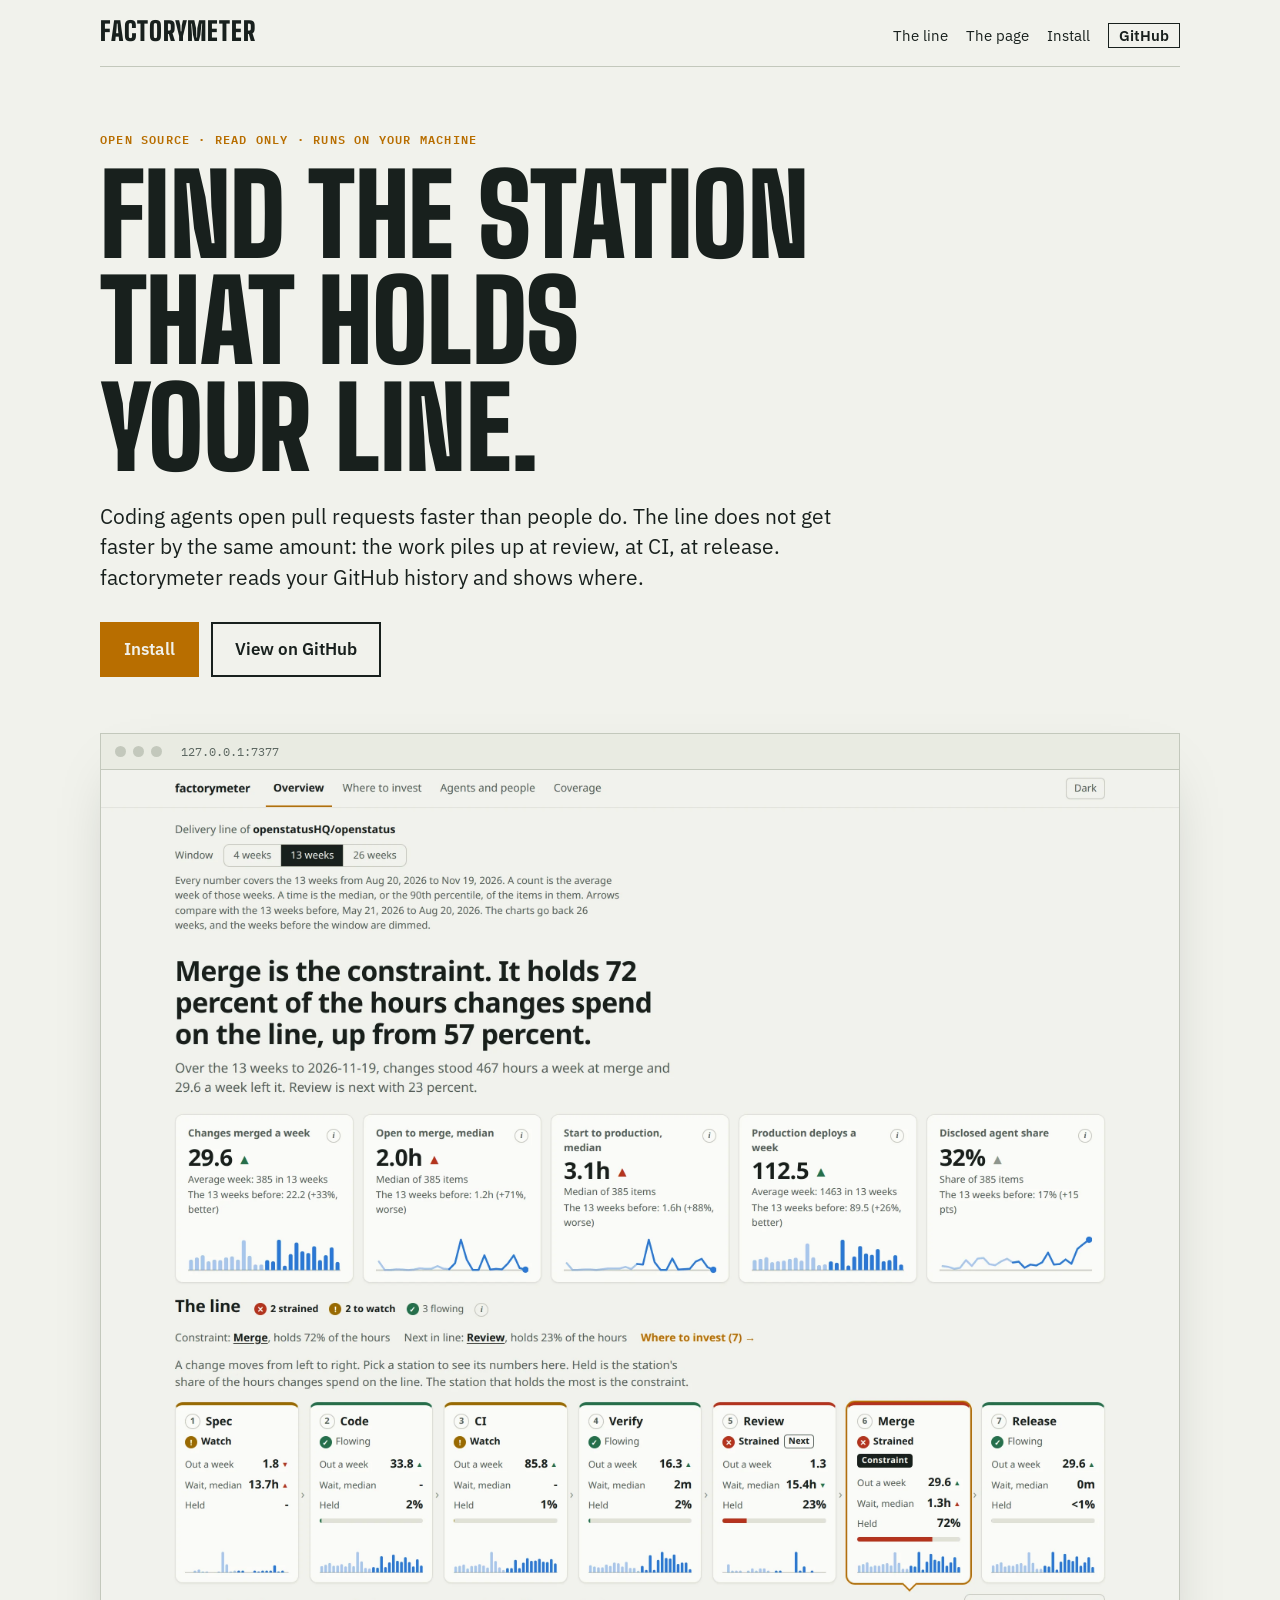
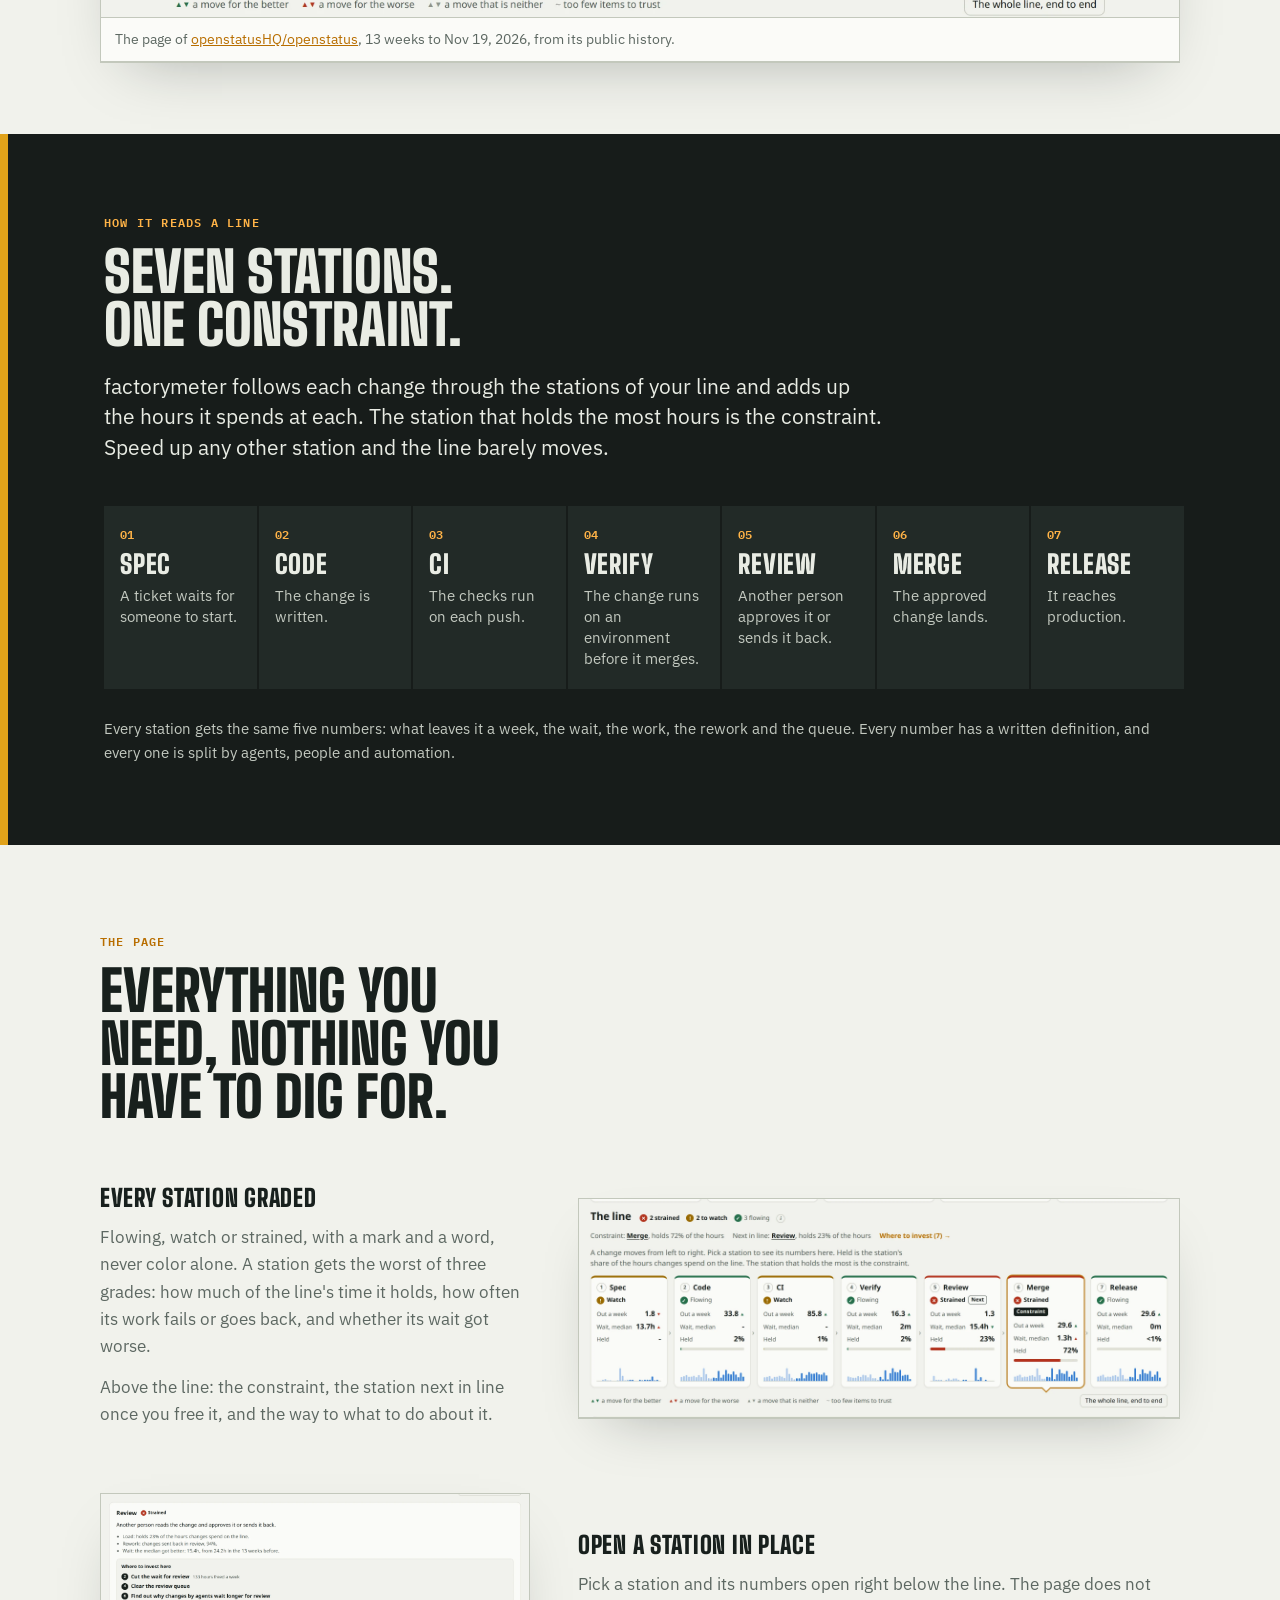
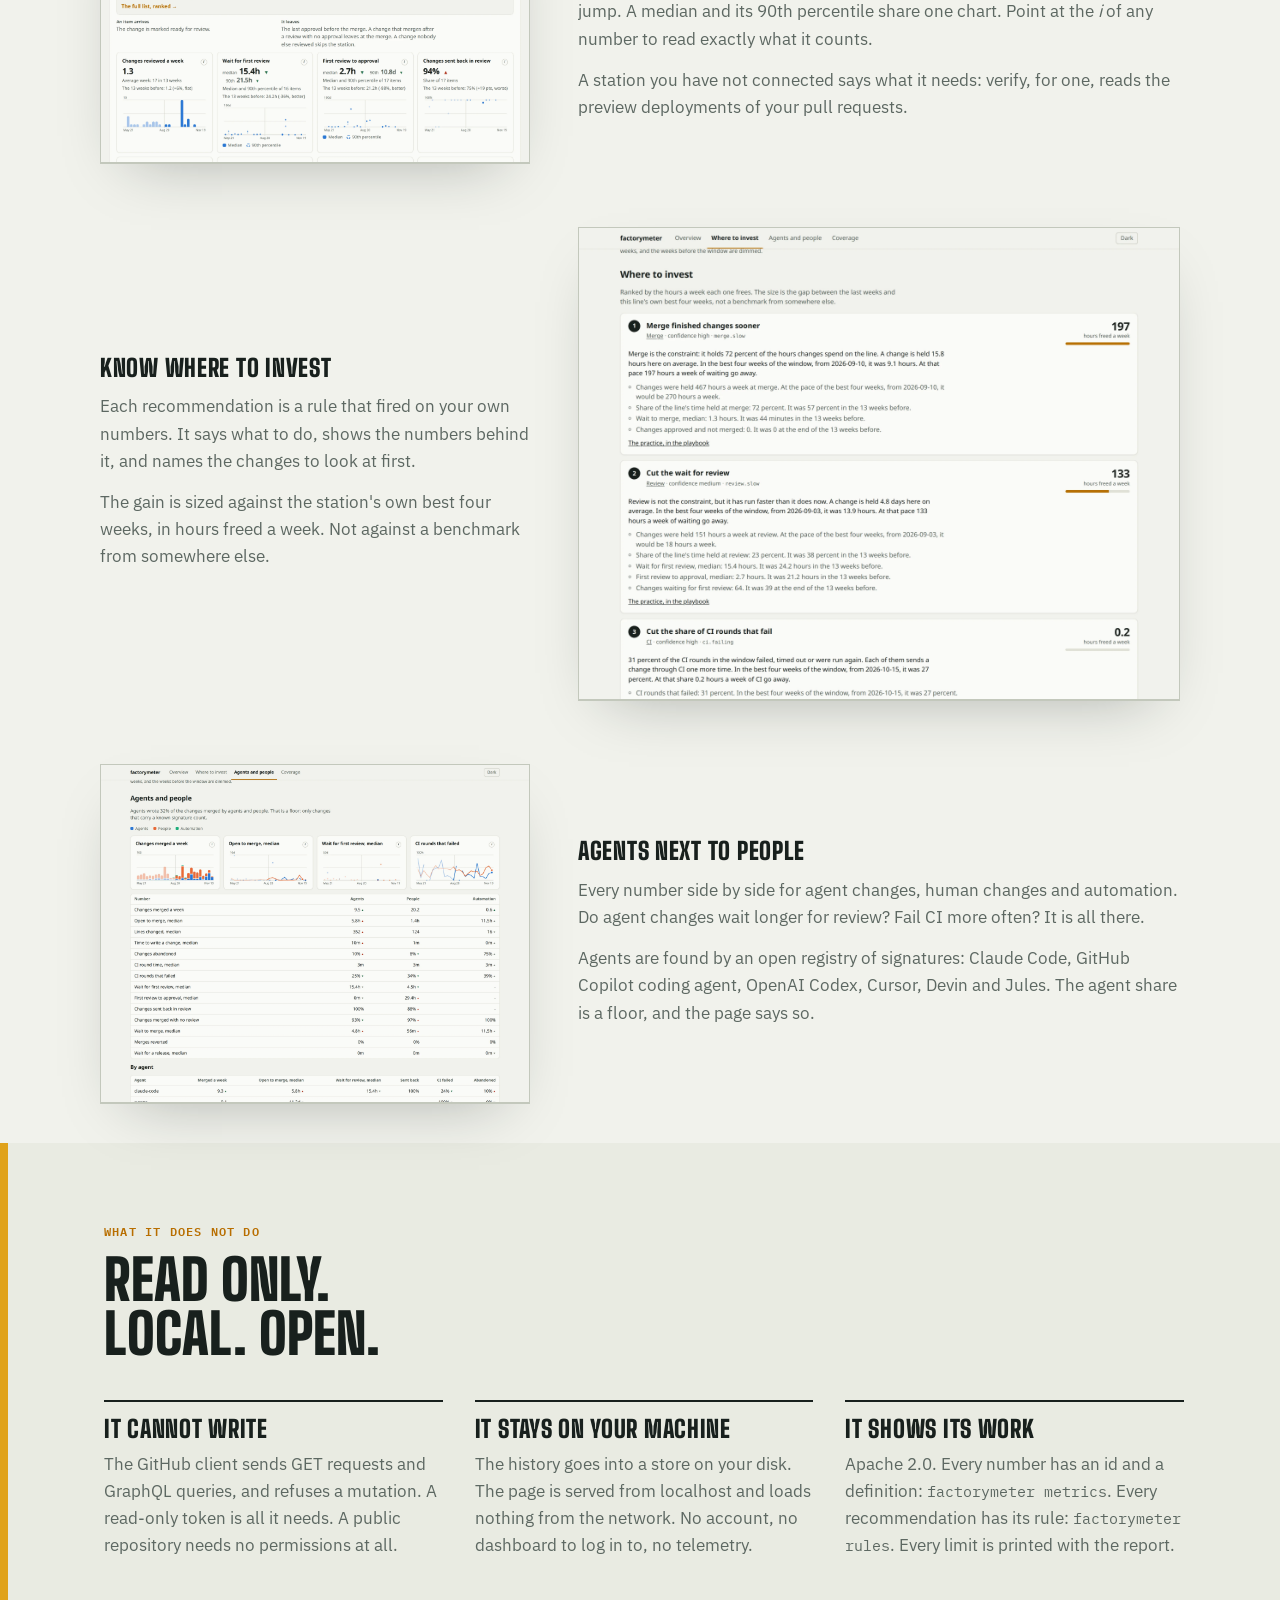
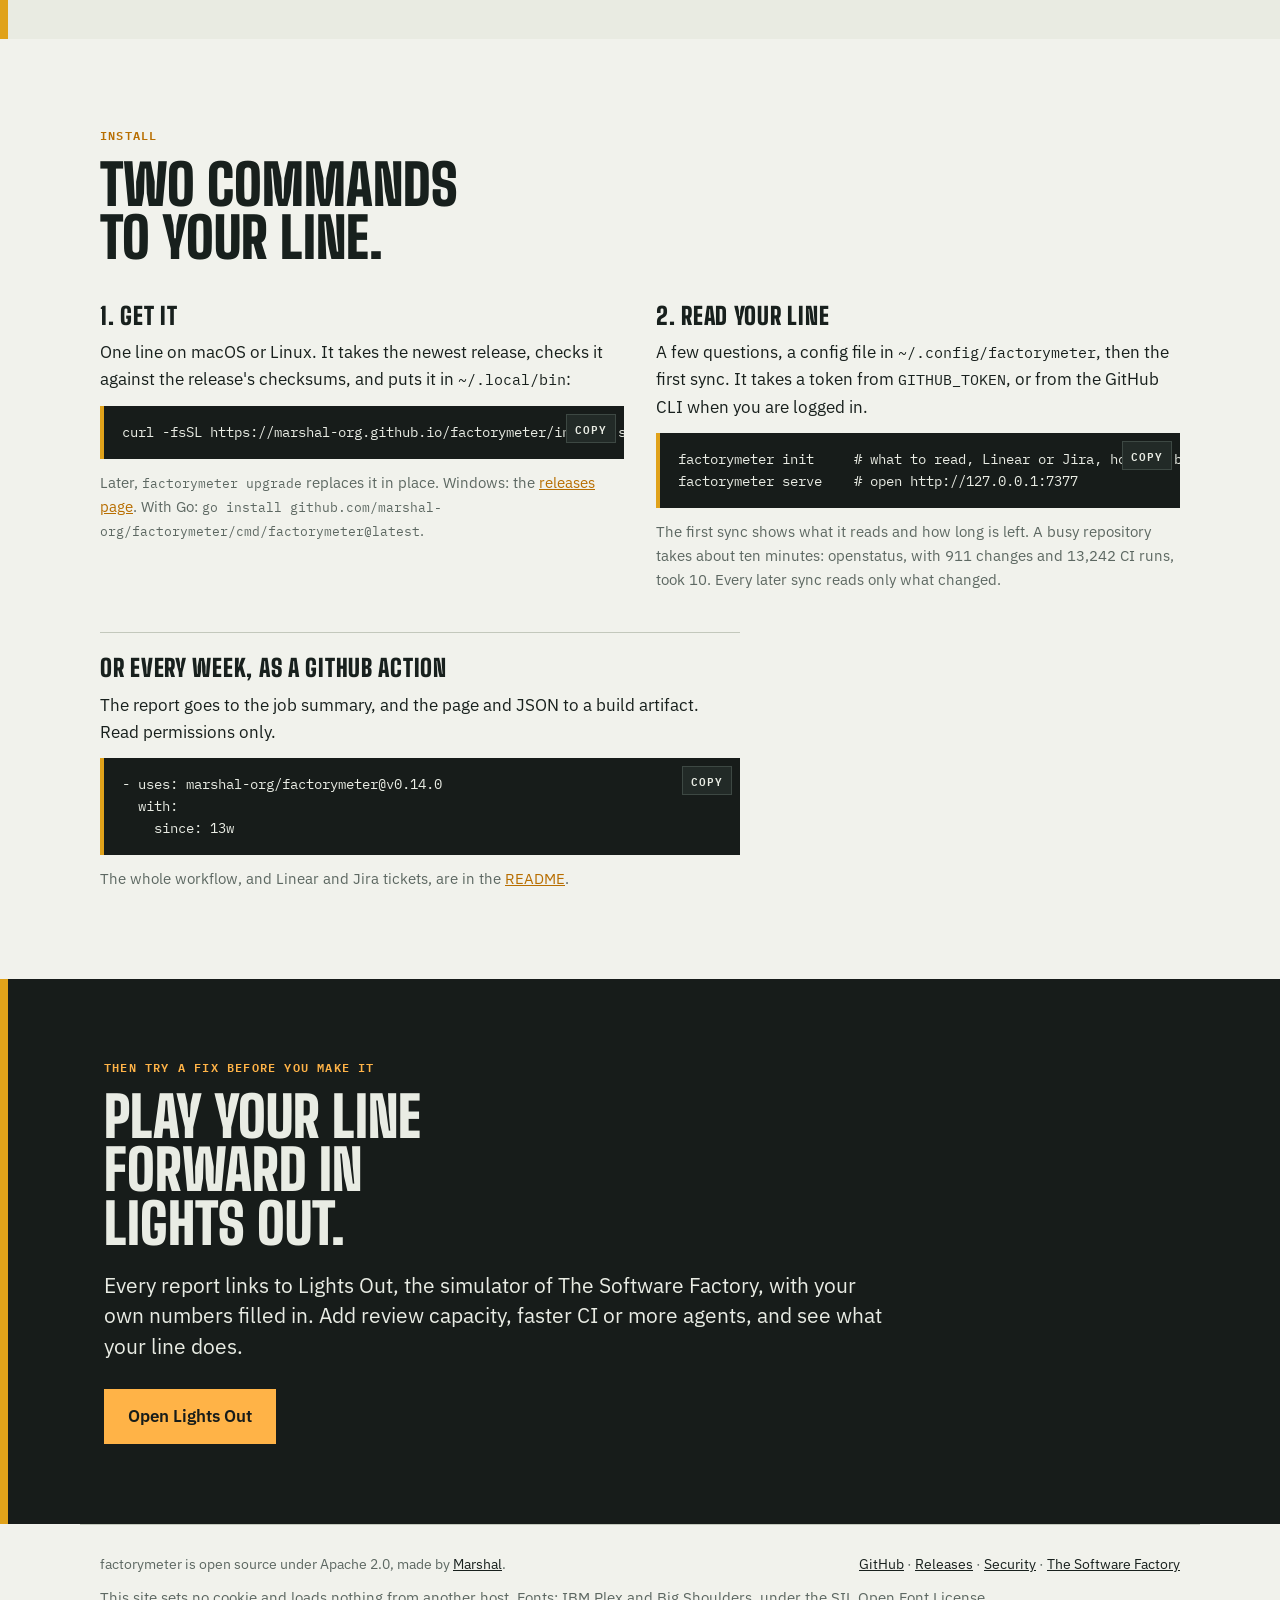
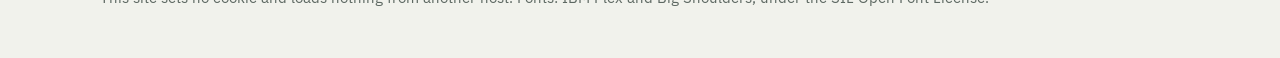
<file: site/index.html>
<!doctype html>
<html lang="en">
<head>
<meta charset="utf-8">
<meta name="viewport" content="width=device-width, initial-scale=1">
<title>factorymeter: find the station that holds your delivery line</title>
<meta name="description" content="factorymeter reads your GitHub history with a read-only token and shows your delivery line: seven stations from spec to release, graded, with the constraint, the next station in line and where to invest. Agents next to people. Open source, local, no telemetry.">
<link rel="canonical" href="https://marshal-org.github.io/factorymeter/">
<meta name="theme-color" content="#f1f2ec">
<meta property="og:site_name" content="factorymeter">
<meta property="og:type" content="website">
<meta property="og:title" content="factorymeter: find the station that holds your delivery line">
<meta property="og:description" content="Seven stations from spec to release, graded. The constraint, the next station in line, and where to invest. Agents next to people. Read only, local, open source.">
<meta property="og:url" content="https://marshal-org.github.io/factorymeter/">
<meta property="og:image" content="https://marshal-org.github.io/factorymeter/img/og.png">
<meta property="og:image:width" content="1200">
<meta property="og:image:height" content="630">
<meta name="twitter:card" content="summary_large_image">
<meta name="twitter:title" content="factorymeter: find the station that holds your delivery line">
<meta name="twitter:description" content="Seven stations from spec to release, graded. The constraint, the next station in line, and where to invest. Agents next to people.">
<meta name="twitter:image" content="https://marshal-org.github.io/factorymeter/img/og.png">
<link rel="icon" href="favicon.svg" type="image/svg+xml">
<link rel="stylesheet" href="style.css">
<script type="application/ld+json">{"@context":"https://schema.org","@type":"SoftwareApplication","name":"factorymeter","applicationCategory":"DeveloperApplication","operatingSystem":"Linux, macOS, Windows","license":"https://www.apache.org/licenses/LICENSE-2.0","url":"https://marshal-org.github.io/factorymeter/","downloadUrl":"https://github.com/marshal-org/factorymeter/releases/latest","codeRepository":"https://github.com/marshal-org/factorymeter","offers":{"@type":"Offer","price":"0","priceCurrency":"USD"},"author":{"@type":"Organization","name":"Marshal","url":"https://marshal.codes"}}</script>
</head>
<body>
<div class="shell">
<nav class="nav" aria-label="Main">
<a class="home" href="./">factorymeter</a>
<ul>
<li><a href="#line">The line</a></li>
<li><a href="#page">The page</a></li>
<li><a href="#install">Install</a></li>
<li><a class="gh" href="https://github.com/marshal-org/factorymeter">GitHub</a></li>
</ul>
</nav>
</div>

<header class="shell hero">
<p class="kicker">Open source · read only · runs on your machine</p>
<h1>Find the station that holds your line.</h1>
<p class="lede">Coding agents open pull requests faster than people do. The line does not get faster by the same amount: the work piles up at review, at CI, at release. factorymeter reads your GitHub history and shows where.</p>
<div class="cta">
<a class="btn" href="#install">Install</a>
<a class="btn ghost" href="https://github.com/marshal-org/factorymeter">View on GitHub</a>
</div>
<figure class="shot hero-shot">
<div class="chrome" aria-hidden="true"><span></span><span></span><span></span><b>127.0.0.1:7377</b></div>
<img src="img/overview.webp" width="1400" height="1100" alt="The factorymeter page for openstatusHQ/openstatus: the headline names the constraint, five numbers of the whole line, and the seven stations graded flowing, watch or strained.">
<figcaption>The page of <a href="https://github.com/openstatusHQ/openstatus">openstatusHQ/openstatus</a>, 13 weeks to <!-- x-shot-date -->Nov 19, 2026<!-- /x-shot-date -->, from its public history.</figcaption>
</figure>
</header>

<section class="stage dk" id="line">
<div class="shell">
<p class="kicker">How it reads a line</p>
<h2>Seven stations. One constraint.</h2>
<p class="lede">factorymeter follows each change through the stations of your line and adds up the hours it spends at each. The station that holds the most hours is the constraint. Speed up any other station and the line barely moves.</p>
<ol class="stations">
<li><b>01</b><h3>Spec</h3><p>A ticket waits for someone to start.</p></li>
<li><b>02</b><h3>Code</h3><p>The change is written.</p></li>
<li><b>03</b><h3>CI</h3><p>The checks run on each push.</p></li>
<li><b>04</b><h3>Verify</h3><p>The change runs on an environment before it merges.</p></li>
<li><b>05</b><h3>Review</h3><p>Another person approves it or sends it back.</p></li>
<li><b>06</b><h3>Merge</h3><p>The approved change lands.</p></li>
<li><b>07</b><h3>Release</h3><p>It reaches production.</p></li>
</ol>
<p class="small">Every station gets the same five numbers: what leaves it a week, the wait, the work, the rework and the queue. Every number has a written definition, and every one is split by agents, people and automation.</p>
</div>
</section>

<section class="shell" id="page">
<p class="kicker">The page</p>
<h2>Everything you need, nothing you have to dig for.</h2>

<div class="feature">
<div>
<h3>Every station graded</h3>
<p>Flowing, watch or strained, with a mark and a word, never color alone. A station gets the worst of three grades: how much of the line's time it holds, how often its work fails or goes back, and whether its wait got worse.</p>
<p>Above the line: the constraint, the station next in line once you free it, and the way to what to do about it.</p>
</div>
<figure class="shot"><img src="img/line.webp" width="1256" height="458" loading="lazy" alt="The line of seven stations, each with a colored top edge and a grade, what leaves it a week, its median wait and its share of the hours."></figure>
</div>

<div class="feature flip">
<div>
<h3>Open a station in place</h3>
<p>Pick a station and its numbers open right below the line. The page does not jump. A median and its 90th percentile share one chart. Point at the <i>i</i> of any number to read exactly what it counts.</p>
<p>A station you have not connected says what it needs: verify, for one, reads the preview deployments of your pull requests.</p>
</div>
<figure class="shot"><img src="img/station.webp" width="1256" height="788" loading="lazy" alt="The review station opened below the line: its grade and reasons, the recommendations about it, and a chart per number with 26 weeks of history."></figure>
</div>

<div class="feature">
<div>
<h3>Know where to invest</h3>
<p>Each recommendation is a rule that fired on your own numbers. It says what to do, shows the numbers behind it, and names the changes to look at first.</p>
<p>The gain is sized against the station's own best four weeks, in hours freed a week. Not against a benchmark from somewhere else.</p>
</div>
<figure class="shot"><img src="img/invest.webp" width="1400" height="1100" loading="lazy" alt="Where to invest: ranked recommendations, each with the hours a week it frees, its evidence and the changes to look at."></figure>
</div>

<div class="feature flip">
<div>
<h3>Agents next to people</h3>
<p>Every number side by side for agent changes, human changes and automation. Do agent changes wait longer for review? Fail CI more often? It is all there.</p>
<p>Agents are found by an open registry of signatures: Claude Code, GitHub Copilot coding agent, OpenAI Codex, Cursor, Devin and Jules. The agent share is a floor, and the page says so.</p>
</div>
<figure class="shot"><img src="img/agents.webp" width="1400" height="1100" loading="lazy" alt="Agents and people: weekly charts of changes merged and wait for review, split by agents, people and automation, with a table of every number."></figure>
</div>
</section>

<section class="stage" id="trust">
<div class="shell">
<p class="kicker">What it does not do</p>
<h2>Read only. Local. Open.</h2>
<div class="three">
<div><h3>It cannot write</h3><p>The GitHub client sends GET requests and GraphQL queries, and refuses a mutation. A read-only token is all it needs. A public repository needs no permissions at all.</p></div>
<div><h3>It stays on your machine</h3><p>The history goes into a store on your disk. The page is served from localhost and loads nothing from the network. No account, no dashboard to log in to, no telemetry.</p></div>
<div><h3>It shows its work</h3><p>Apache 2.0. Every number has an id and a definition: <code>factorymeter metrics</code>. Every recommendation has its rule: <code>factorymeter rules</code>. Every limit is printed with the report.</p></div>
</div>
</div>
</section>

<section class="shell" id="install">
<p class="kicker">Install</p>
<h2>Two commands to your line.</h2>
<div class="steps">
<div>
<h3>1. Get it</h3>
<p>One line on macOS or Linux. It takes the newest release, checks it against the release's checksums, and puts it in <code>~/.local/bin</code>:</p>
<pre><code>curl -fsSL https://marshal-org.github.io/factorymeter/install.sh | sh</code></pre>
<p class="small">Later, <code>factorymeter upgrade</code> replaces it in place. Windows: the <a href="https://github.com/marshal-org/factorymeter/releases/latest">releases page</a>. With Go: <code>go install github.com/marshal-org/factorymeter/cmd/factorymeter@latest</code>.</p>
</div>
<div>
<h3>2. Read your line</h3>
<p>A few questions, a config file in <code>~/.config/factorymeter</code>, then the first sync. It takes a token from <code>GITHUB_TOKEN</code>, or from the GitHub CLI when you are logged in.</p>
<pre><code>factorymeter init     # what to read, Linear or Jira, how far back
factorymeter serve    # open http://127.0.0.1:7377</code></pre>
<p class="small">The first sync shows what it reads and how long is left. A busy repository takes about ten minutes: openstatus, with 911 changes and 13,242 CI runs, took 10. Every later sync reads only what changed.</p>
</div>
</div>
<div class="action">
<h3>Or every week, as a GitHub Action</h3>
<p>The report goes to the job summary, and the page and JSON to a build artifact. Read permissions only.</p>
<!-- x-release-please-start-version -->
<pre><code>- uses: marshal-org/factorymeter@v0.14.0
  with:
    since: 13w</code></pre>
<!-- x-release-please-end -->
<p class="small">The whole workflow, and Linear and Jira tickets, are in the <a href="https://github.com/marshal-org/factorymeter#run-it-on-a-schedule">README</a>.</p>
</div>
</section>

<section class="stage dk sim" id="simulate">
<div class="shell">
<p class="kicker">Then try a fix before you make it</p>
<h2>Play your line forward in Lights Out.</h2>
<p class="lede">Every report links to Lights Out, the simulator of The Software Factory, with your own numbers filled in. Add review capacity, faster CI or more agents, and see what your line does.</p>
<a class="btn" href="https://thesoftwarefactory.site/lights-out/">Open Lights Out</a>
</div>
</section>

<footer class="shell foot">
<div class="row">
<p>factorymeter is open source under Apache 2.0, made by <a href="https://marshal.codes/?utm_source=factorymeter&amp;utm_medium=site">Marshal</a>.</p>
<p><a href="https://github.com/marshal-org/factorymeter">GitHub</a> · <a href="https://github.com/marshal-org/factorymeter/releases">Releases</a> · <a href="https://github.com/marshal-org/factorymeter/blob/main/SECURITY.md">Security</a> · <a href="https://thesoftwarefactory.site/">The Software Factory</a></p>
</div>
<p class="small">This site sets no cookie and loads nothing from another host. Fonts: IBM Plex and Big Shoulders, under the SIL Open Font License.</p>
</footer>
<script>
document.querySelectorAll("pre").forEach(function (pre) {
  if (!navigator.clipboard) return;
  var b = document.createElement("button");
  b.type = "button";
  b.className = "copy";
  b.textContent = "Copy";
  b.addEventListener("click", function () {
    var text = pre.querySelector("code").textContent.split("\n").map(function (l) { return l.replace(/\s+#.*$/, ""); }).join("\n");
    navigator.clipboard.writeText(text).then(function () { b.textContent = "Copied"; setTimeout(function () { b.textContent = "Copy"; }, 1500); });
  });
  pre.appendChild(b);
});
</script>
</body>
</html>
</file>
<file: site/style.css>
/* The look of The Software Factory: a light page, condensed display
   headings, mono labels, amber as the accent, and the dark green-black of
   its lights-out stages for the bands. The fonts are served from here. */
@font-face { font-family: "Big Shoulders Display"; font-weight: 900; font-display: swap; src: url(fonts/big-shoulders-display-900.woff2) format("woff2"); }
@font-face { font-family: "IBM Plex Sans"; font-weight: 400 700; font-display: swap; src: url(fonts/ibm-plex-sans.woff2) format("woff2"); }
@font-face { font-family: "IBM Plex Mono"; font-weight: 400; font-display: swap; src: url(fonts/ibm-plex-mono-400.woff2) format("woff2"); }
@font-face { font-family: "IBM Plex Mono"; font-weight: 600; font-display: swap; src: url(fonts/ibm-plex-mono-600.woff2) format("woff2"); }

:root {
  --bg: #f1f2ec;
  --panel: #fbfbf8;
  --ink: #18201d;
  --muted: #5d6862;
  --line: #c3c8bc;
  --accent: #b86e00;
  --dk-bg: #171c1a;
  --dk-panel: #222a27;
  --dk-line: #3d4843;
  --dk-ink: #e9ece4;
  --dk-muted: #c3c9c0;
  --dk-accent: #ffb347;
  --rail: #e0a21a;
  --display: "Big Shoulders Display", "Arial Narrow", Impact, sans-serif;
  --body: "IBM Plex Sans", system-ui, -apple-system, "Segoe UI", sans-serif;
  --mono: "IBM Plex Mono", ui-monospace, Menlo, Consolas, monospace;
  color-scheme: light;
}
* { box-sizing: border-box; }
html { scroll-behavior: smooth; scroll-padding-top: 16px; }
html, body { margin: 0; }
body { background: var(--bg); color: var(--ink); font: 400 17px/1.6 var(--body); -webkit-text-size-adjust: 100%; }
img { max-width: 100%; height: auto; display: block; }
a { color: var(--accent); }
a:focus-visible, button:focus-visible { outline: 2px solid var(--accent); outline-offset: 2px; }
h1, h2, h3 { font-family: var(--display); font-weight: 900; text-transform: uppercase; line-height: .95; text-wrap: balance; margin: 0; }
h1 { font-size: clamp(48px, 9vw, 112px); letter-spacing: -.005em; max-width: 14ch; }
h2 { font-size: clamp(34px, 5vw, 56px); max-width: 18ch; }
h3 { font-size: 24px; letter-spacing: .03em; }
p { margin: 0; }
code, pre { font-family: var(--mono); }
code { font-size: .88em; }

.shell { max-width: 1120px; margin: 0 auto; padding: 0 20px; }
.nav { display: flex; flex-wrap: wrap; gap: 8px 22px; align-items: baseline; justify-content: space-between; padding: 18px 0; border-bottom: 1px solid var(--line); }
.nav .home { font: 900 26px/1 var(--display); text-transform: uppercase; letter-spacing: .03em; color: var(--ink); text-decoration: none; }
.nav ul { display: flex; flex-wrap: wrap; gap: 6px 18px; list-style: none; margin: 0; padding: 0; font-size: 15px; }
.nav ul a { color: var(--ink); text-decoration: none; border-bottom: 2px solid transparent; }
.nav ul a:hover { border-color: var(--accent); }
.nav ul .gh { border: 1px solid var(--ink); padding: 2px 10px; font-weight: 600; }
.nav ul .gh:hover { background: var(--ink); color: var(--bg); }

.kicker { font: 600 12px/1.4 var(--mono); text-transform: uppercase; letter-spacing: .1em; color: var(--accent); margin-bottom: 14px; }
.lede { font-size: 21px; line-height: 1.45; max-width: 60ch; margin-top: 20px; color: var(--ink); }
.small { font-size: 15px; color: var(--muted); }
.btn { display: inline-block; background: var(--accent); color: var(--bg); font-weight: 600; padding: 12px 22px; text-decoration: none; border: 2px solid var(--accent); }
.btn:hover { background: #9a5c00; border-color: #9a5c00; }
.btn.ghost { background: none; color: var(--ink); border-color: var(--ink); }
.btn.ghost:hover { background: var(--ink); color: var(--bg); }

.hero { padding-top: 64px; padding-bottom: 72px; }
.cta { display: flex; flex-wrap: wrap; gap: 12px; margin-top: 30px; }
.shot { margin: 0; background: var(--panel); border: 1px solid var(--line); box-shadow: 0 1px 0 var(--line), 0 24px 60px -30px rgba(24, 32, 29, .35); overflow: hidden; }
.hero-shot { margin-top: 56px; }
.chrome { display: flex; align-items: center; gap: 7px; padding: 10px 14px; border-bottom: 1px solid var(--line); background: #e9ebe2; }
.chrome span { width: 11px; height: 11px; border-radius: 50%; background: var(--line); }
.chrome b { margin-left: 12px; font: 400 12px var(--mono); color: var(--muted); }
figcaption { padding: 10px 14px; font-size: 14px; color: var(--muted); border-top: 1px solid var(--line); }

/* A band in the dark of the lights-out stages. */
.stage { padding: 80px 0; border-left: 8px solid var(--rail); }
.stage.dk { background: var(--dk-bg); color: var(--dk-ink); }
.stage.dk .lede { color: var(--dk-ink); }
.stage.dk .small, .stage.dk p { color: var(--dk-muted); }
.stage.dk .kicker { color: var(--dk-accent); }
.stage.dk .btn { background: var(--dk-accent); border-color: var(--dk-accent); color: var(--dk-bg); }
.stage.dk .btn:hover { background: #ffc46b; border-color: #ffc46b; }
.stage:not(.dk) { background: #e9ebe2; }

.stations { list-style: none; padding: 0; margin: 44px 0 28px; display: grid; grid-template-columns: repeat(7, minmax(0, 1fr)); gap: 2px; counter-reset: s; }
.stations li { background: var(--dk-panel); padding: 18px 16px 20px; position: relative; display: grid; gap: 8px; align-content: start; }
.stations b { font: 600 12px var(--mono); color: var(--dk-accent); }
.stations h3 { color: var(--dk-ink); font-size: 26px; }
.stations p { font-size: 14.5px; line-height: 1.45; }

#page { padding-top: 88px; padding-bottom: 40px; }
.feature { display: grid; grid-template-columns: minmax(0, 5fr) minmax(0, 7fr); gap: 48px; align-items: center; margin-top: 64px; }
.feature > div { display: grid; gap: 14px; }
.feature > div p { color: var(--muted); }
.feature.flip > div { order: 2; }

.three { display: grid; grid-template-columns: repeat(3, minmax(0, 1fr)); gap: 32px; margin-top: 40px; }
.three > div { display: grid; gap: 10px; align-content: start; border-top: 2px solid var(--ink); padding-top: 16px; }
.three p { color: var(--muted); }

#install { padding-top: 88px; padding-bottom: 88px; }
.steps { display: grid; grid-template-columns: repeat(2, minmax(0, 1fr)); gap: 32px; margin-top: 40px; }
.steps > div, .action { display: grid; gap: 12px; align-content: start; }
.action { margin-top: 40px; padding-top: 24px; border-top: 1px solid var(--line); max-width: 640px; }
pre { position: relative; margin: 0; background: var(--dk-bg); color: var(--dk-ink); padding: 16px 76px 16px 18px; font-size: 14px; line-height: 1.55; overflow-x: auto; border-left: 4px solid var(--rail); }
pre code { font-size: inherit; }
.copy { position: absolute; top: 8px; right: 8px; font: 600 11px var(--mono); text-transform: uppercase; letter-spacing: .08em; background: var(--dk-panel); color: var(--dk-ink); border: 1px solid var(--dk-line); padding: 4px 8px; cursor: pointer; }
.copy:hover { border-color: var(--dk-accent); color: var(--dk-accent); }

.sim .shell { display: grid; gap: 0; }
.sim .btn { justify-self: start; margin-top: 28px; }

.foot { padding: 28px 20px 48px; border-top: 1px solid var(--line); color: var(--muted); font-size: 14px; display: grid; gap: 10px; margin-top: 0; }
.foot .row { display: flex; flex-wrap: wrap; gap: 6px 24px; justify-content: space-between; }
.foot a { color: var(--ink); }

@media (max-width: 900px) {
  .stations { grid-template-columns: repeat(2, minmax(0, 1fr)); }
  .feature, .feature.flip { grid-template-columns: minmax(0, 1fr); gap: 20px; }
  .feature.flip > div { order: 0; }
  .three, .steps { grid-template-columns: minmax(0, 1fr); }
}
@media (max-width: 520px) {
  .hero { padding-top: 40px; }
  .stage { padding: 56px 0; border-left-width: 5px; }
  .lede { font-size: 18px; }
}
@media (prefers-reduced-motion: reduce) { html { scroll-behavior: auto; } }
</file>
